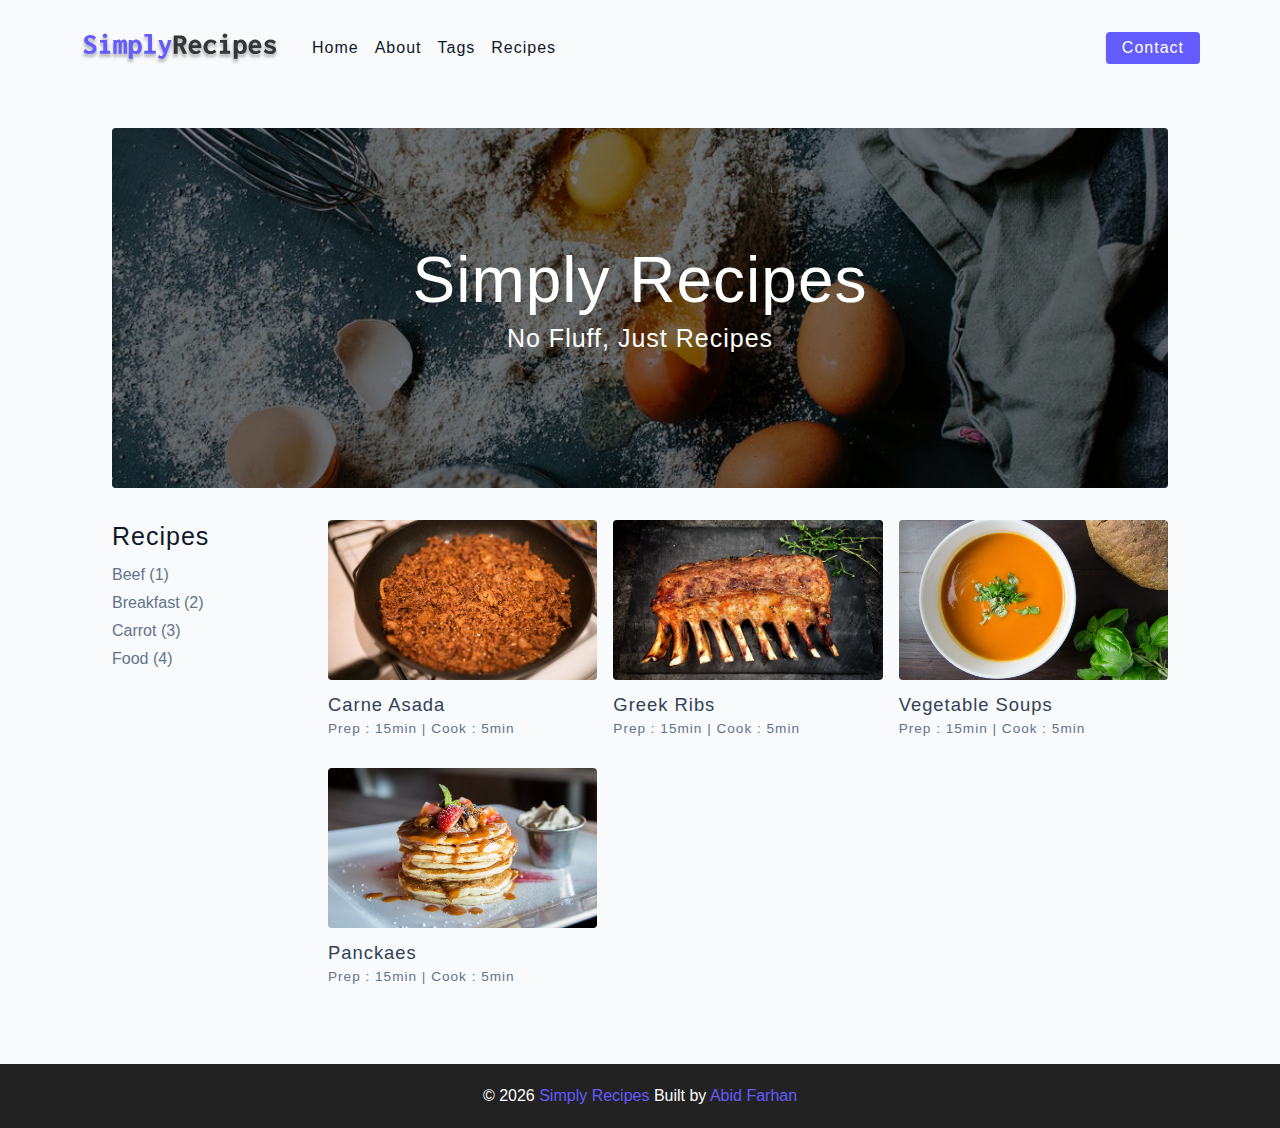
<file: index.html>
<!DOCTYPE html>
<html lang="en">

<head>
  <meta charset="UTF-8" />
  <meta http-equiv="X-UA-Compatible" content="IE=edge" />
  <meta name="viewport" content="width=device-width, initial-scale=1.0" />
  <title>Simply Recipes || Starter</title>
  <!-- favicon -->
  <link rel="shortcut icon" href="./assets/favicon.ico" type="image/x-icon" />
  <!-- normalize -->
  <link rel="stylesheet" href="./css/normalize.css" />
  <!-- font-awesome -->
  <link rel="stylesheet" href="https://cdnjs.cloudflare.com/ajax/libs/font-awesome/5.14.0/css/all.min.css" />
  <!-- main css -->
  <link rel="stylesheet" href="./css/main.css" />
</head>

<body>
  <!-- Navbar -->
  <nav class="navbar">
    <div class="nav-center">
      <!-- header -->

      <div class="nav-header">
        <a href="index.html" class="nav-logo">
          <img src="./assets/logo.svg" alt="Simply Recipes">

        </a>
        <button class="btn nav-btn" type="button">
          <i class="fas fa-align-justify">
          </i>
        </button>
      </div>
      <div class="nav-links">
        <a href="index.html" class="nav-link">Home</a>
        <a href="about.html" class="nav-link">About</a>
        <a href="tags.html" class="nav-link">Tags</a>
        <a href="recipes.html" class="nav-link">Recipes</a>
        <div class="nav-link contact-link">
          <a href="contact.html" class="btn">Contact</a>
        </div>

      </div>
    </div>
  </nav>
  <!-- end of nav -->

  <!-- main -->

  <main class="page">
    <!-- header -->

    <header class="hero">
      <div class="hero-container">
        <div class="hero-text">
          <h1>Simply Recipes</h1>
          <h4>No fluff, just Recipes</h4>
        </div>
      </div>
    </header>
    <!-- end of header -->
    <!-- recipes container -->

    <section class="recipes-container">

      <!-- tag container -->
      <div class="tags-container">

        <h4>Recipes</h4>
        <div class="tags-list">
          <a href="tag-template.html">Beef (1)</a>
          <a href="tag-template.html">Breakfast (2)</a>
          <a href="tag-template.html">Carrot (3)</a>
          <a href="tag-template.html">Food (4)</a>
        </div>
      </div>


      <!-- end of tag container -->

      <!-- recipes list -->
      <div class="recipes-list">
        <!-- Single Recipe -->
        <a href="single-recipe.html" class="recipe">

          <img src="./assets/recipes/recipe-1.jpeg" alt="Food" class="img recipe-img" srcset="">
          <h5>Carne Asada</h5>
          <p>Prep : 15min | Cook : 5min</p>
        </a>

        <!-- End of Single Recipe -->

        <!-- Single Recipe -->
        <a href="single-recipe.html" class="recipe">

          <img src="./assets/recipes/recipe-2.jpeg" alt="Food" class="img recipe-img" srcset="">
          <h5>Greek Ribs</h5>
          <p>Prep : 15min | Cook : 5min</p>
        </a>

        <!-- End of Single Recipe -->


        <!-- Single Recipe -->
        <a href="single-recipe.html" class="recipe">

          <img src="./assets/recipes/recipe-3.jpeg" alt="Food" class="img recipe-img" srcset="">
          <h5>Vegetable Soups</h5>
          <p>Prep : 15min | Cook : 5min</p>
        </a>

        <!-- End of Single Recipe -->



        <!-- Single Recipe -->
        <a href="single-recipe.html" class="recipe">

          <img src="./assets/recipes/recipe-4.jpeg" alt="Food" class="img recipe-img" srcset="">
          <h5>Panckaes</h5>
          <p>Prep : 15min | Cook : 5min</p>
        </a>

        <!-- End of Single Recipe -->





      </div>

      <!-- end of recipes list -->
    </section>




    <!-- end of recipes container -->

  </main>
  <!-- end of main -->
  <!-- footer -->
  <footer class="page-footer">

    <p>&copy;
      <span id="date">
      </span>
      <span class="footer-logo">
        Simply Recipes
      </span>
      Built by <a href="https://github.com/abidfarhan558">Abid Farhan</a>
    </p>
  </footer>
  <!-- end of footer -->

  <script src="./js/app.js"></script>
</body>

</html>
</file>
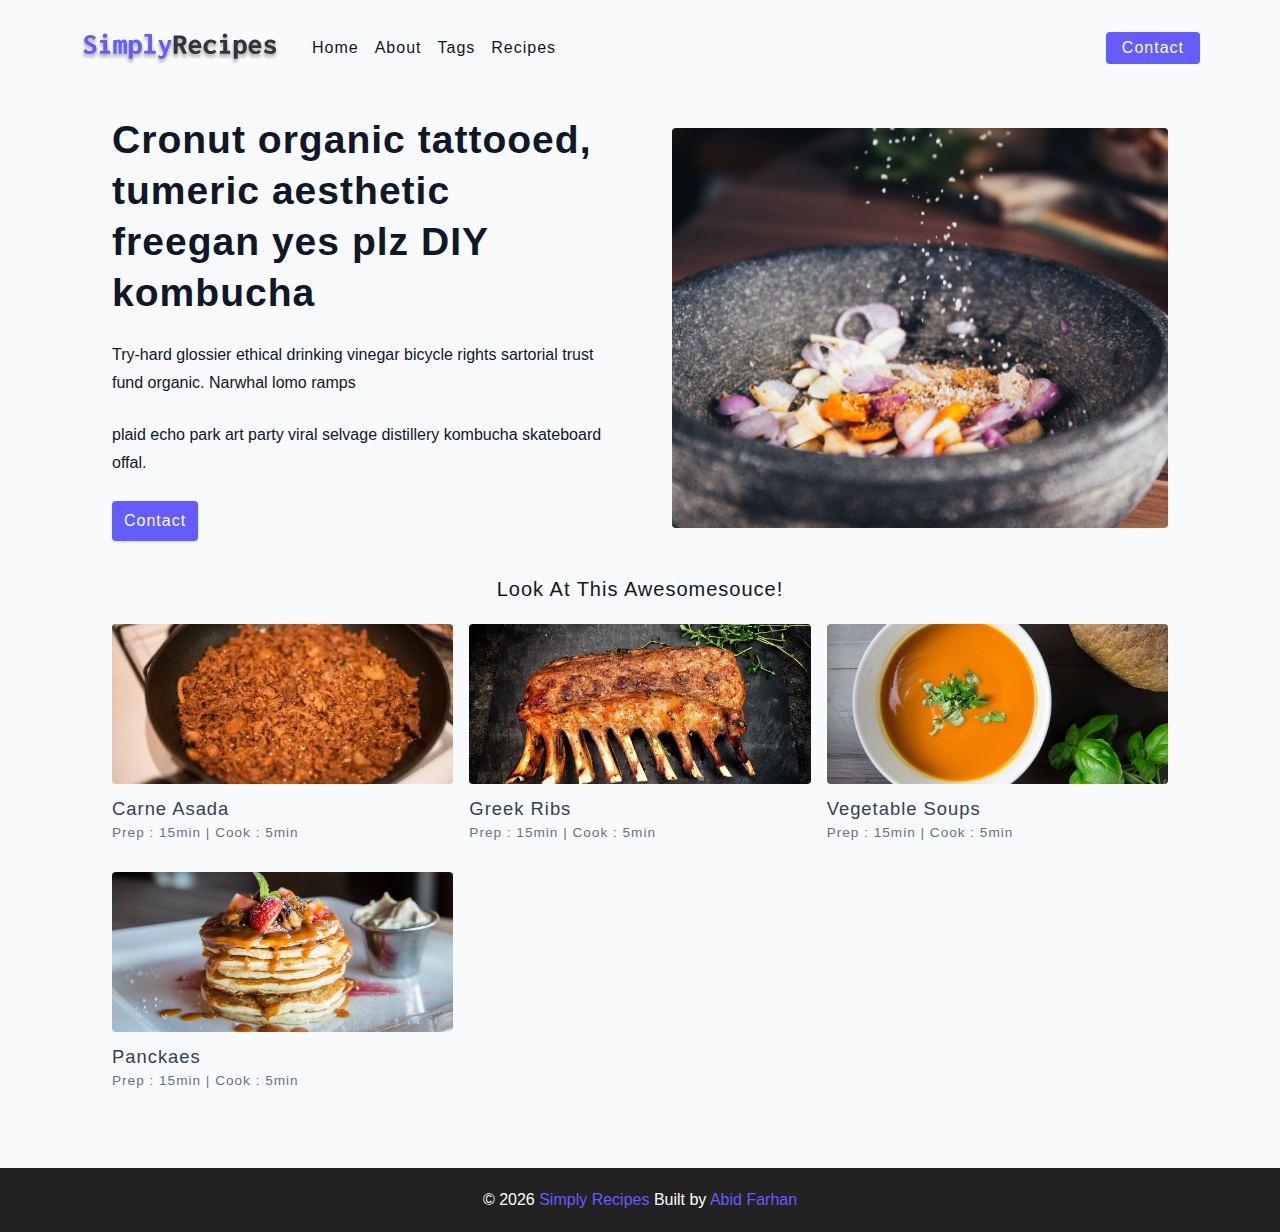
<file: about.html>
<!DOCTYPE html>
<html lang="en">

<head>
  <meta charset="UTF-8" />
  <meta http-equiv="X-UA-Compatible" content="IE=edge" />
  <meta name="viewport" content="width=device-width, initial-scale=1.0" />
  <title>Simply Recipes || Starter</title>
  <!-- favicon -->
  <link rel="shortcut icon" href="./assets/favicon.ico" type="image/x-icon" />
  <!-- normalize -->
  <link rel="stylesheet" href="./css/normalize.css" />
  <!-- font-awesome -->
  <link rel="stylesheet" href="https://cdnjs.cloudflare.com/ajax/libs/font-awesome/5.14.0/css/all.min.css" />
  <!-- main css -->
  <link rel="stylesheet" href="./css/main.css" />
</head>

<body>
  <!-- Navbar -->
  <nav class="navbar">
    <div class="nav-center">
      <!-- header -->

      <div class="nav-header">
        <a href="index.html" class="nav-logo">
          <img src="./assets/logo.svg" alt="Simply Recipes">

        </a>
        <button class="btn nav-btn" type="button">
          <i class="fas fa-align-justify">
          </i>
        </button>
      </div>
      <div class="nav-links">
        <a href="index.html" class="nav-link">Home</a>
        <a href="about.html" class="nav-link">About</a>
        <a href="tags.html" class="nav-link">Tags</a>
        <a href="recipes.html" class="nav-link">Recipes</a>
        <div class="nav-link contact-link">
          <a href="contact.html" class="btn">Contact</a>
        </div>

      </div>
    </div>
  </nav>
  <!-- end of nav -->

  <!-- main -->

  <main class="page">
    <section class="about-page">
      <article>
        <h2>
          Cronut organic tattooed, tumeric aesthetic freegan yes plz DIY kombucha
        </h2>
        <p>
          Try-hard glossier ethical drinking vinegar bicycle rights sartorial trust fund organic. Narwhal lomo ramps
        </p>
        <p>plaid echo park art party viral selvage distillery kombucha skateboard offal.</p>
        <a href="contact.html" class="btn">Contact</a>
      </article>
      <img src="./assets/about.jpeg" alt="Pouring Salt" class="img about-img">
    </section>
    <section class="featured-recipes">
      <h5 class="featured-title">
        Look at this Awesomesouce!
      </h5>
       <!-- recipes list -->
       <div class="recipes-list">
        <!-- Single Recipe -->
        <a href="single-recipe.html" class="recipe">

          <img src="./assets/recipes/recipe-1.jpeg" alt="Food" class="img recipe-img" srcset="">
          <h5>Carne Asada</h5>
          <p>Prep : 15min | Cook : 5min</p>
        </a>

        <!-- End of Single Recipe -->

        <!-- Single Recipe -->
        <a href="single-recipe.html" class="recipe">

          <img src="./assets/recipes/recipe-2.jpeg" alt="Food" class="img recipe-img" srcset="">
          <h5>Greek Ribs</h5>
          <p>Prep : 15min | Cook : 5min</p>
        </a>

        <!-- End of Single Recipe -->


        <!-- Single Recipe -->
        <a href="single-recipe.html" class="recipe">

          <img src="./assets/recipes/recipe-3.jpeg" alt="Food" class="img recipe-img" srcset="">
          <h5>Vegetable Soups</h5>
          <p>Prep : 15min | Cook : 5min</p>
        </a>

        <!-- End of Single Recipe -->



        <!-- Single Recipe -->
        <a href="single-recipe.html" class="recipe">

          <img src="./assets/recipes/recipe-4.jpeg" alt="Food" class="img recipe-img" srcset="">
          <h5>Panckaes</h5>
          <p>Prep : 15min | Cook : 5min</p>
        </a>

        <!-- End of Single Recipe -->





      </div>

      <!-- end of recipes list -->
    </section>
    </section>
  </main>
  <!-- end of main -->
  <!-- footer -->
  <footer class="page-footer">

    <p>&copy;
      <span id="date">
      </span>
      <span class="footer-logo">
        Simply Recipes
      </span>
      Built by <a href="https://github.com/abidfarhan558">Abid Farhan</a>
    </p>
  </footer>
  <!-- end of footer -->

  <script src="./js/app.js"></script>
</body>

</html>
</file>
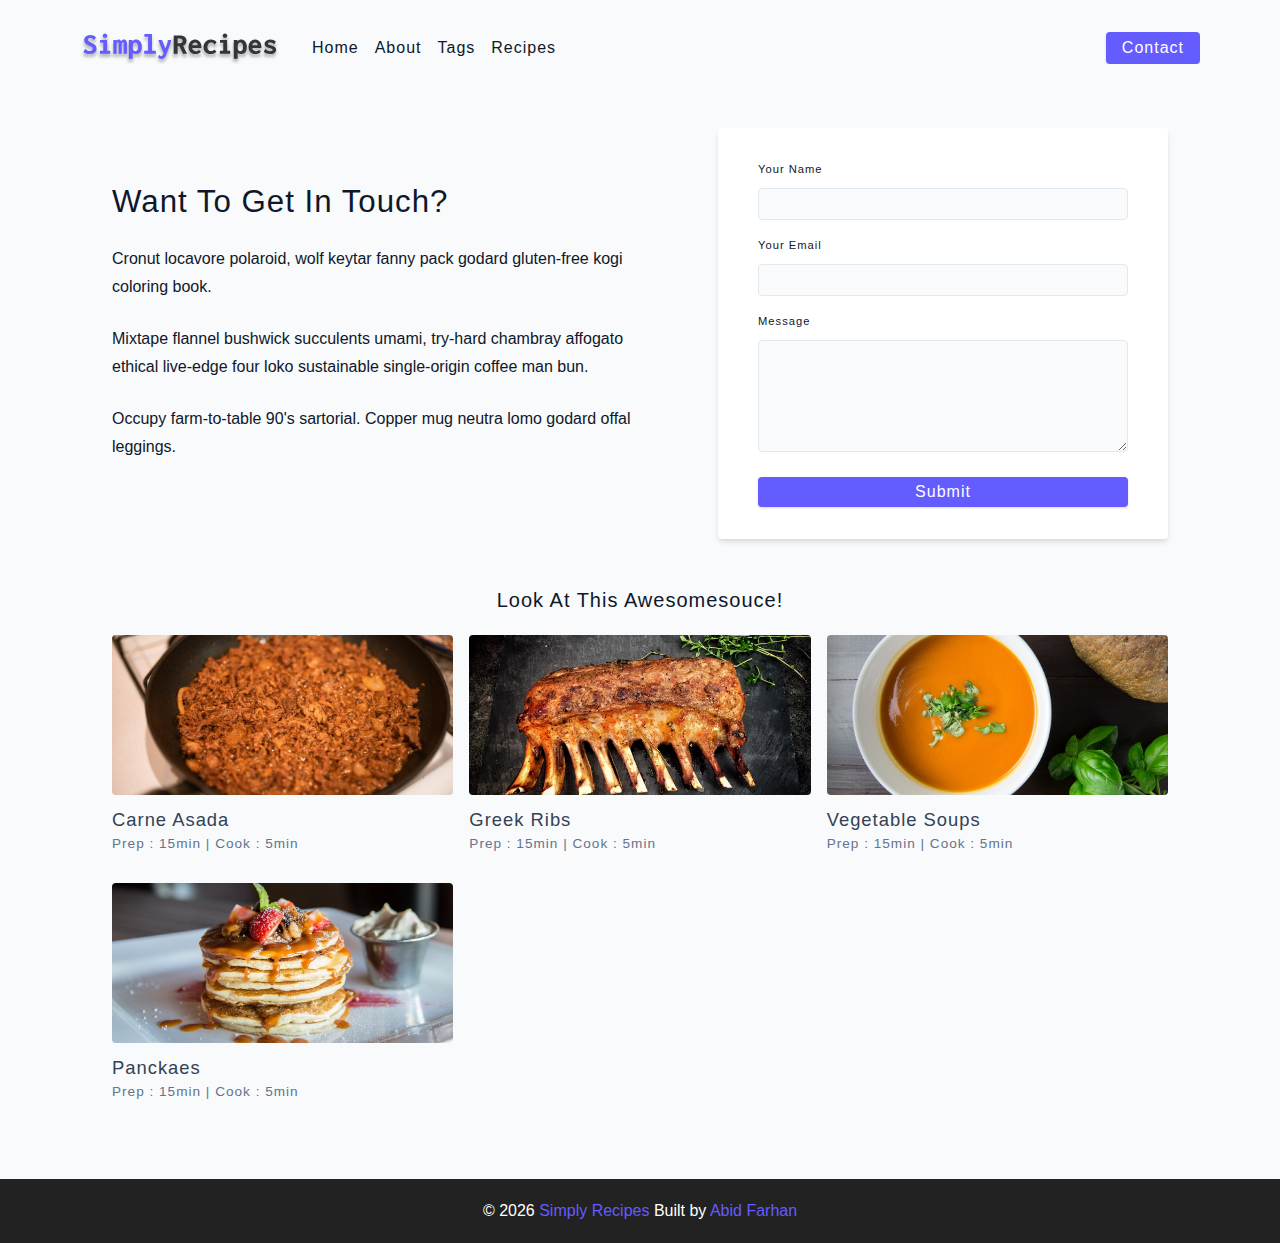
<file: contact.html>
<!DOCTYPE html>
<html lang="en">

<head>
  <meta charset="UTF-8" />
  <meta http-equiv="X-UA-Compatible" content="IE=edge" />
  <meta name="viewport" content="width=device-width, initial-scale=1.0" />
  <title>Simply Recipes || Starter</title>
  <!-- favicon -->
  <link rel="shortcut icon" href="./assets/favicon.ico" type="image/x-icon" />
  <!-- normalize -->
  <link rel="stylesheet" href="./css/normalize.css" />
  <!-- font-awesome -->
  <link rel="stylesheet" href="https://cdnjs.cloudflare.com/ajax/libs/font-awesome/5.14.0/css/all.min.css" />
  <!-- main css -->
  <link rel="stylesheet" href="./css/main.css" />
</head>

<body>
  <!-- Navbar -->
  <nav class="navbar">
    <div class="nav-center">
      <!-- header -->

      <div class="nav-header">
        <a href="index.html" class="nav-logo">
          <img src="./assets/logo.svg" alt="Simply Recipes">

        </a>
        <button class="btn nav-btn" type="button">
          <i class="fas fa-align-justify">
          </i>
        </button>
      </div>
      <div class="nav-links">
        <a href="index.html" class="nav-link">Home</a>
        <a href="about.html" class="nav-link">About</a>
        <a href="tags.html" class="nav-link">Tags</a>
        <a href="recipes.html" class="nav-link">Recipes</a>
        <div class="nav-link contact-link">
          <a href="contact.html" class="btn">Contact</a>
        </div>

      </div>
    </div>
  </nav>
  <!-- end of nav -->

  <!-- main -->

  <main class="page">
   <section class="contact-container">
    <article class="contact-info">
      <h3>
        Want to get in Touch?
      </h3>
      <p>
        Cronut locavore polaroid, wolf keytar fanny pack godard gluten-free kogi coloring book.
      </p>
      <p>Mixtape flannel bushwick succulents umami, try-hard chambray affogato ethical live-edge four loko sustainable single-origin coffee man bun.</p>
      <p>
        Occupy farm-to-table 90's sartorial. Copper mug neutra lomo godard offal leggings.
      </p>
    </article>
    <article>
      <form class="form contact-form">
        <!-- single form row -->
        <div class="form-row">
          <label for="name" class="form-label">Your Name</label>
          <input type="text" name="name" id="name" class="form-input">
        </div>
        <!-- end of single form row -->
         <!-- single form row -->
         <div class="form-row">
          <label for="email" class="form-label">Your email</label>
          <input type="text" name="email" id="email" class="form-input">
        </div>
        <!-- end of single form row -->
        <div class="form-row">
          <label for="message" class="form-label">Message</label>
          <textarea name="message" id="message"  rows="10" class="form-textarea"></textarea>
        </div>
        <button type="submit" class="btn btn-block">
          Submit
        </button>
      </form>
    </article>

   </section>
   <section class="featured-recipes">
    <h5 class="featured-title">
      Look at this Awesomesouce!
    </h5>
     <!-- recipes list -->
     <div class="recipes-list">
      <!-- Single Recipe -->
      <a href="single-recipe.html" class="recipe">

        <img src="./assets/recipes/recipe-1.jpeg" alt="Food" class="img recipe-img" srcset="">
        <h5>Carne Asada</h5>
        <p>Prep : 15min | Cook : 5min</p>
      </a>

      <!-- End of Single Recipe -->

      <!-- Single Recipe -->
      <a href="single-recipe.html" class="recipe">

        <img src="./assets/recipes/recipe-2.jpeg" alt="Food" class="img recipe-img" srcset="">
        <h5>Greek Ribs</h5>
        <p>Prep : 15min | Cook : 5min</p>
      </a>

      <!-- End of Single Recipe -->


      <!-- Single Recipe -->
      <a href="single-recipe.html" class="recipe">

        <img src="./assets/recipes/recipe-3.jpeg" alt="Food" class="img recipe-img" srcset="">
        <h5>Vegetable Soups</h5>
        <p>Prep : 15min | Cook : 5min</p>
      </a>

      <!-- End of Single Recipe -->



      <!-- Single Recipe -->
      <a href="single-recipe.html" class="recipe">

        <img src="./assets/recipes/recipe-4.jpeg" alt="Food" class="img recipe-img" srcset="">
        <h5>Panckaes</h5>
        <p>Prep : 15min | Cook : 5min</p>
      </a>

      <!-- End of Single Recipe -->





    </div>

    <!-- end of recipes list -->
  </section>
  </main>
  <!-- end of main -->
  <!-- footer -->
  <footer class="page-footer">

    <p>&copy;
      <span id="date">
      </span>
      <span class="footer-logo">
        Simply Recipes
      </span>
      Built by <a href="https://github.com/abidfarhan558">Abid Farhan</a>
    </p>
  </footer>
  <!-- end of footer -->

  <script src="./js/app.js"></script>
</body>

</html>
</file>
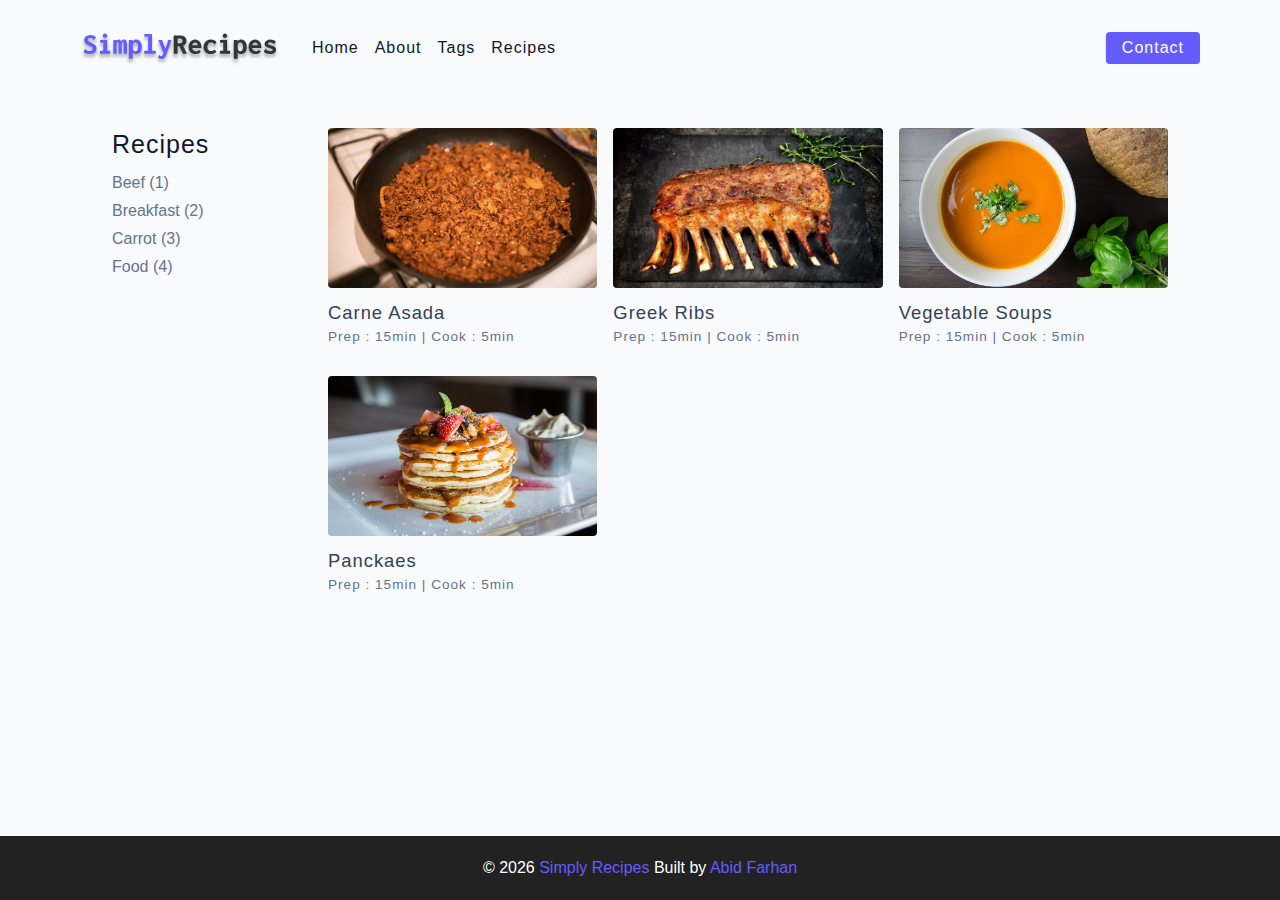
<file: recipes.html>
<!DOCTYPE html>
<html lang="en">

<head>
  <meta charset="UTF-8" />
  <meta http-equiv="X-UA-Compatible" content="IE=edge" />
  <meta name="viewport" content="width=device-width, initial-scale=1.0" />
  <title>Simply Recipes || Starter</title>
  <!-- favicon -->
  <link rel="shortcut icon" href="./assets/favicon.ico" type="image/x-icon" />
  <!-- normalize -->
  <link rel="stylesheet" href="./css/normalize.css" />
  <!-- font-awesome -->
  <link rel="stylesheet" href="https://cdnjs.cloudflare.com/ajax/libs/font-awesome/5.14.0/css/all.min.css" />
  <!-- main css -->
  <link rel="stylesheet" href="./css/main.css" />
</head>

<body>
  <!-- Navbar -->
  <nav class="navbar">
    <div class="nav-center">
      <!-- header -->

      <div class="nav-header">
        <a href="index.html" class="nav-logo">
          <img src="./assets/logo.svg" alt="Simply Recipes">

        </a>
        <button class="btn nav-btn" type="button">
          <i class="fas fa-align-justify">
          </i>
        </button>
      </div>
      <div class="nav-links">
        <a href="index.html" class="nav-link">Home</a>
        <a href="about.html" class="nav-link">About</a>
        <a href="tags.html" class="nav-link">Tags</a>
        <a href="recipes.html" class="nav-link">Recipes</a>
        <div class="nav-link contact-link">
          <a href="contact.html" class="btn">Contact</a>
        </div>

      </div>
    </div>
  </nav>
  <!-- end of nav -->

  <!-- main -->

  <main class="page">
    <!-- recipes container -->

    <section class="recipes-container">

      <!-- tag container -->
      <div class="tags-container">

        <h4>Recipes</h4>
        <div class="tags-list">
          <a href="tag-template.html">Beef (1)</a>
          <a href="tag-template.html">Breakfast (2)</a>
          <a href="tag-template.html">Carrot (3)</a>
          <a href="tag-template.html">Food (4)</a>
        </div>
      </div>


      <!-- end of tag container -->

      <!-- recipes list -->
      <div class="recipes-list">
        <!-- Single Recipe -->
        <a href="single-recipe.html" class="recipe">

          <img src="./assets/recipes/recipe-1.jpeg" alt="Food" class="img recipe-img" srcset="">
          <h5>Carne Asada</h5>
          <p>Prep : 15min | Cook : 5min</p>
        </a>

        <!-- End of Single Recipe -->

        <!-- Single Recipe -->
        <a href="single-recipe.html" class="recipe">

          <img src="./assets/recipes/recipe-2.jpeg" alt="Food" class="img recipe-img" srcset="">
          <h5>Greek Ribs</h5>
          <p>Prep : 15min | Cook : 5min</p>
        </a>

        <!-- End of Single Recipe -->


        <!-- Single Recipe -->
        <a href="single-recipe.html" class="recipe">

          <img src="./assets/recipes/recipe-3.jpeg" alt="Food" class="img recipe-img" srcset="">
          <h5>Vegetable Soups</h5>
          <p>Prep : 15min | Cook : 5min</p>
        </a>

        <!-- End of Single Recipe -->



        <!-- Single Recipe -->
        <a href="single-recipe.html" class="recipe">

          <img src="./assets/recipes/recipe-4.jpeg" alt="Food" class="img recipe-img" srcset="">
          <h5>Panckaes</h5>
          <p>Prep : 15min | Cook : 5min</p>
        </a>

        <!-- End of Single Recipe -->





      </div>

      <!-- end of recipes list -->
    </section>




    <!-- end of recipes container -->

  </main>
  <!-- end of main -->
  <!-- footer -->
  <footer class="page-footer">

    <p>&copy;
      <span id="date">
      </span>
      <span class="footer-logo">
        Simply Recipes
      </span>
      Built by <a href="https://github.com/abidfarhan558">Abid Farhan</a>
    </p>
  </footer>
  <!-- end of footer -->

  <script src="./js/app.js"></script>
</body>

</html>
</file>
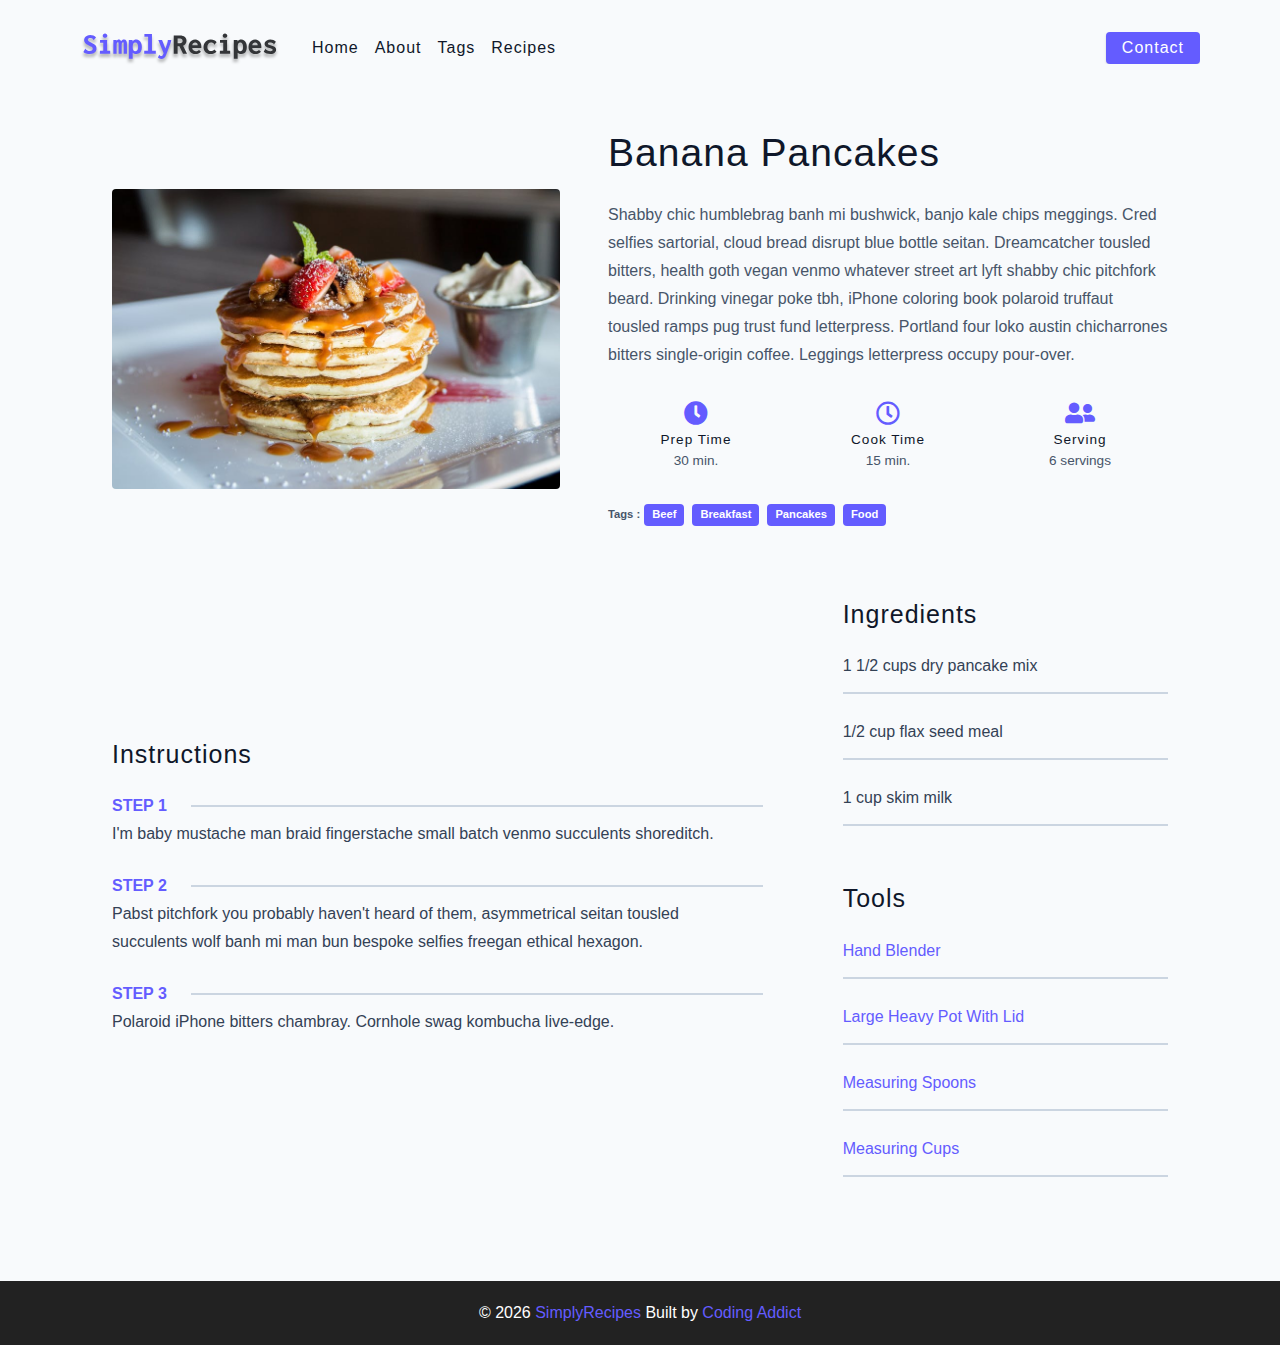
<file: single-recipe.html>
<!DOCTYPE html>
<html lang="en">
  <head>
    <meta charset="UTF-8" />
    <meta http-equiv="X-UA-Compatible" content="IE=edge" />
    <meta name="viewport" content="width=device-width, initial-scale=1.0" />
    <title>Single Recipe || Final</title>
    <!-- favicon -->
    <link rel="shortcut icon" href="./assets/favicon.ico" type="image/x-icon" />
    <!-- normalize -->
    <link rel="stylesheet" href="./css/normalize.css" />
    <!-- font-awesome -->
    <link
      rel="stylesheet"
      href="https://cdnjs.cloudflare.com/ajax/libs/font-awesome/5.14.0/css/all.min.css"
    />
    <!-- main css -->
    <link rel="stylesheet" href="./css/main.css" />
  </head>
  <body>
    <!-- nav  -->
    <nav class="navbar">
      <div class="nav-center">
        <div class="nav-header">
          <a href="index.html" class="nav-logo">
            <img src="./assets/logo.svg" alt="simply recipes" />
          </a>
          <button class="nav-btn btn">
            <i class="fas fa-align-justify"></i>
          </button>
        </div>
        <div class="nav-links">
          <a href="index.html" class="nav-link"> home </a>
          <a href="about.html" class="nav-link"> about </a>
          <a href="tags.html" class="nav-link"> tags </a>
          <a href="recipes.html" class="nav-link"> recipes </a>

          <div class="nav-link contact-link">
            <a href="contact.html" class="btn"> contact </a>
          </div>
        </div>
      </div>
    </nav>
    <!-- end of nav -->
    <main class="page">
      <div class="recipe-page">
        <section class="recipe-hero">
          <img
            src="./assets/recipes/recipe-4.jpeg"
            class="img recipe-hero-img"
          />
          <article class="recipe-info">
            <h2>Banana Pancakes</h2>
            <p>
              Shabby chic humblebrag banh mi bushwick, banjo kale chips
              meggings. Cred selfies sartorial, cloud bread disrupt blue bottle
              seitan. Dreamcatcher tousled bitters, health goth vegan venmo
              whatever street art lyft shabby chic pitchfork beard. Drinking
              vinegar poke tbh, iPhone coloring book polaroid truffaut tousled
              ramps pug trust fund letterpress. Portland four loko austin
              chicharrones bitters single-origin coffee. Leggings letterpress
              occupy pour-over.
            </p>
            <div class="recipe-icons">
              <article>
                <i class="fas fa-clock"></i>
                <h5>prep time</h5>
                <p>30 min.</p>
              </article>
              <article>
                <i class="far fa-clock"></i>
                <h5>cook time</h5>
                <p>15 min.</p>
              </article>
              <article>
                <i class="fas fa-user-friends"></i>
                <h5>serving</h5>
                <p>6 servings</p>
              </article>
            </div>
            <p class="recipe-tags">
              Tags : <a href="tag-template.html">beef</a>
              <a href="tag-template.html">breakfast</a>
              <a href="tag-template.html">pancakes</a>
              <a href="tag-template.html">food</a>
            </p>
          </article>
        </section>
        <!-- content -->
        <section class="recipe-content">
          <article>
            <h4>instructions</h4>
            <!-- single instruction -->
            <div class="single-instruction">
              <header>
                <p>step 1</p>
                <div></div>
              </header>
              <p>
                I'm baby mustache man braid fingerstache small batch venmo
                succulents shoreditch.
              </p>
            </div>
            <!-- end of single instruction -->
            <!-- single instruction -->
            <div class="single-instruction">
              <header>
                <p>step 2</p>
                <div></div>
              </header>
              <p>
                Pabst pitchfork you probably haven't heard of them, asymmetrical
                seitan tousled succulents wolf banh mi man bun bespoke selfies
                freegan ethical hexagon.
              </p>
            </div>
            <!-- end of single instruction -->
            <!-- single instruction -->
            <div class="single-instruction">
              <header>
                <p>step 3</p>
                <div></div>
              </header>
              <p>
                Polaroid iPhone bitters chambray. Cornhole swag kombucha
                live-edge.
              </p>
            </div>
            <!-- end of single instruction -->
          </article>
          <article class="second-column">
            <div>
              <h4>ingredients</h4>
              <p class="single-ingredient">1 1/2 cups dry pancake mix</p>
              <p class="single-ingredient">1/2 cup flax seed meal</p>
              <p class="single-ingredient">1 cup skim milk</p>
            </div>
            <div>
              <h4>tools</h4>
              <p class="single-tool">Hand Blender</p>
              <p class="single-tool">Large Heavy Pot With Lid</p>
              <p class="single-tool">Measuring Spoons</p>
              <p class="single-tool">Measuring Cups</p>
            </div>
          </article>
        </section>
      </div>
    </main>
    <!-- footer -->
    <footer class="page-footer">
      <p>
        &copy; <span id="date"></span>
        <span class="footer-logo">SimplyRecipes</span> Built by
        <a href="https://www.johnsmilga.com/">Coding Addict</a>
      </p>
    </footer>
    <script src="./js/app.js"></script>
  </body>
</html>
</file>
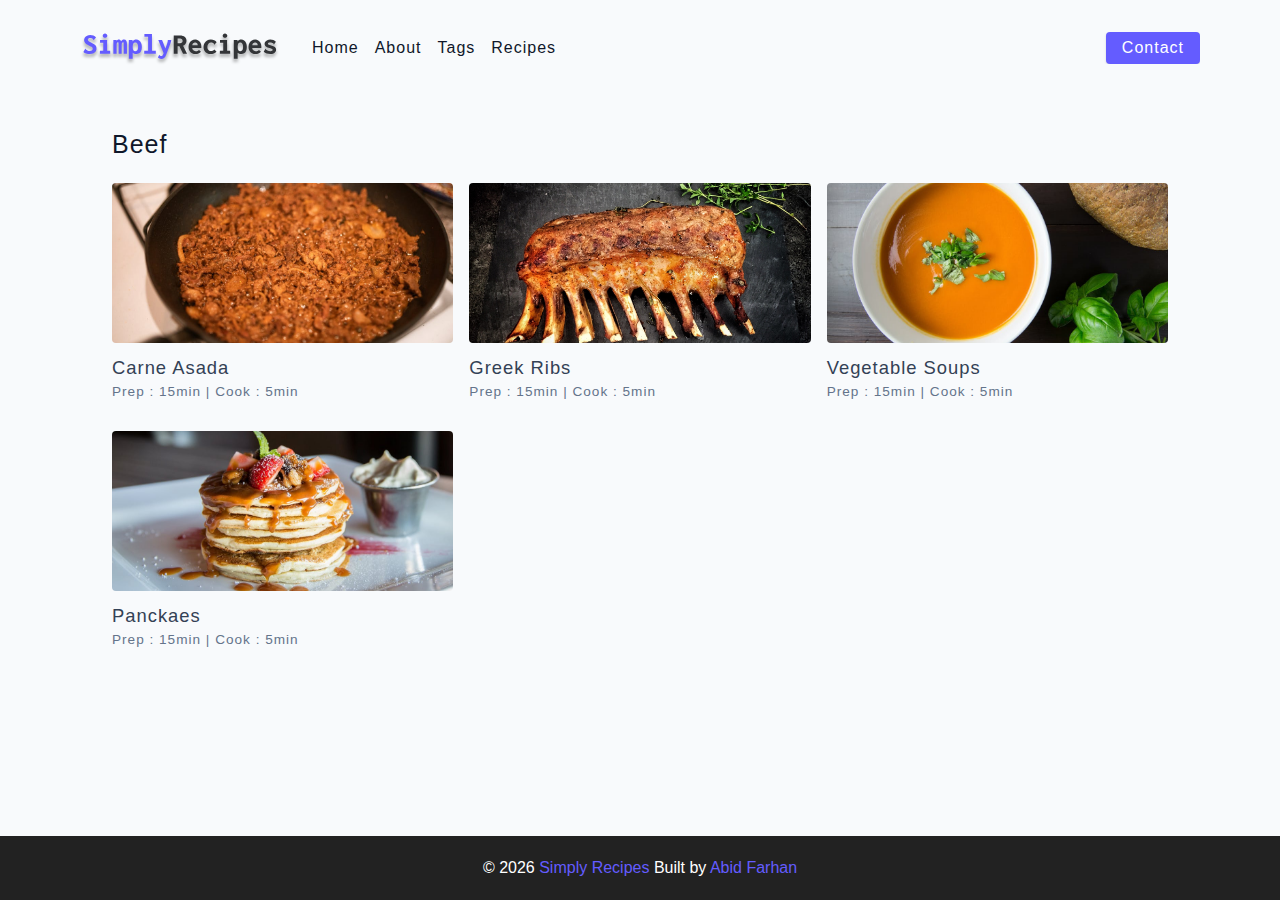
<file: tag-template.html>
<!DOCTYPE html>
<html lang="en">

<head>
  <meta charset="UTF-8" />
  <meta http-equiv="X-UA-Compatible" content="IE=edge" />
  <meta name="viewport" content="width=device-width, initial-scale=1.0" />
  <title>Simply Recipes || Starter</title>
  <!-- favicon -->
  <link rel="shortcut icon" href="./assets/favicon.ico" type="image/x-icon" />
  <!-- normalize -->
  <link rel="stylesheet" href="./css/normalize.css" />
  <!-- font-awesome -->
  <link rel="stylesheet" href="https://cdnjs.cloudflare.com/ajax/libs/font-awesome/5.14.0/css/all.min.css" />
  <!-- main css -->
  <link rel="stylesheet" href="./css/main.css" />
</head>

<body>
  <!-- Navbar -->
  <nav class="navbar">
    <div class="nav-center">
      <!-- header -->

      <div class="nav-header">
        <a href="index.html" class="nav-logo">
          <img src="./assets/logo.svg" alt="Simply Recipes">

        </a>
        <button class="btn nav-btn" type="button">
          <i class="fas fa-align-justify">
          </i>
        </button>
      </div>
      <div class="nav-links">
        <a href="index.html" class="nav-link">Home</a>
        <a href="about.html" class="nav-link">About</a>
        <a href="tags.html" class="nav-link">Tags</a>
        <a href="recipes.html" class="nav-link">Recipes</a>
        <div class="nav-link contact-link">
          <a href="contact.html" class="btn">Contact</a>
        </div>

      </div>
    </div>
  </nav>
  <!-- end of nav -->

  <!-- main -->

  <main class="page">
    <div>

      <h4>Beef</h4>
       <!-- recipes list -->
       <div class="recipes-list">
        <!-- Single Recipe -->
        <a href="single-recipe.html" class="recipe">

          <img src="./assets/recipes/recipe-1.jpeg" alt="Food" class="img recipe-img" srcset="">
          <h5>Carne Asada</h5>
          <p>Prep : 15min | Cook : 5min</p>
        </a>

        <!-- End of Single Recipe -->

        <!-- Single Recipe -->
        <a href="single-recipe.html" class="recipe">

          <img src="./assets/recipes/recipe-2.jpeg" alt="Food" class="img recipe-img" srcset="">
          <h5>Greek Ribs</h5>
          <p>Prep : 15min | Cook : 5min</p>
        </a>

        <!-- End of Single Recipe -->


        <!-- Single Recipe -->
        <a href="single-recipe.html" class="recipe">

          <img src="./assets/recipes/recipe-3.jpeg" alt="Food" class="img recipe-img" srcset="">
          <h5>Vegetable Soups</h5>
          <p>Prep : 15min | Cook : 5min</p>
        </a>

        <!-- End of Single Recipe -->



        <!-- Single Recipe -->
        <a href="single-recipe.html" class="recipe">

          <img src="./assets/recipes/recipe-4.jpeg" alt="Food" class="img recipe-img" srcset="">
          <h5>Panckaes</h5>
          <p>Prep : 15min | Cook : 5min</p>
        </a>

        <!-- End of Single Recipe -->





      </div>

      <!-- end of recipes list -->
    </section>
    </div>
  </main>
  <!-- end of main -->
  <!-- footer -->
  <footer class="page-footer">

    <p>&copy;
      <span id="date">
      </span>
      <span class="footer-logo">
        Simply Recipes
      </span>
      Built by <a href="https://github.com/abidfarhan558">Abid Farhan</a>
    </p>
  </footer>
  <!-- end of footer -->

  <script src="./js/app.js"></script>
</body>

</html>
</file>
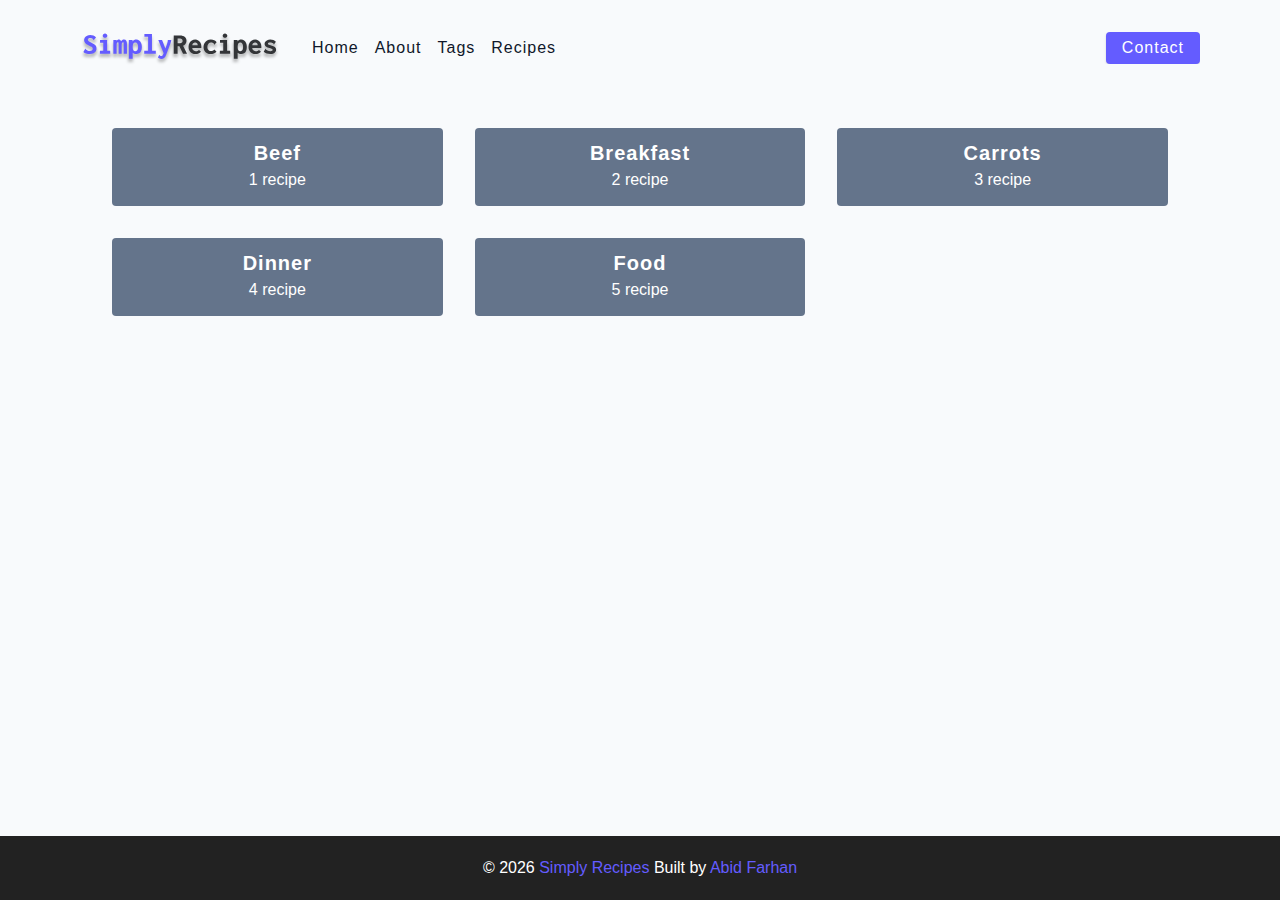
<file: tags.html>
<!DOCTYPE html>
<html lang="en">

<head>
  <meta charset="UTF-8" />
  <meta http-equiv="X-UA-Compatible" content="IE=edge" />
  <meta name="viewport" content="width=device-width, initial-scale=1.0" />
  <title>Simply Recipes || Starter</title>
  <!-- favicon -->
  <link rel="shortcut icon" href="./assets/favicon.ico" type="image/x-icon" />
  <!-- normalize -->
  <link rel="stylesheet" href="./css/normalize.css" />
  <!-- font-awesome -->
  <link rel="stylesheet" href="https://cdnjs.cloudflare.com/ajax/libs/font-awesome/5.14.0/css/all.min.css" />
  <!-- main css -->
  <link rel="stylesheet" href="./css/main.css" />
</head>

<body>
  <!-- Navbar -->
  <nav class="navbar">
    <div class="nav-center">
      <!-- header -->

      <div class="nav-header">
        <a href="index.html" class="nav-logo">
          <img src="./assets/logo.svg" alt="Simply Recipes">

        </a>
        <button class="btn nav-btn" type="button">
          <i class="fas fa-align-justify">
          </i>
        </button>
      </div>
      <div class="nav-links">
        <a href="index.html" class="nav-link">Home</a>
        <a href="about.html" class="nav-link">About</a>
        <a href="tags.html" class="nav-link">Tags</a>
        <a href="recipes.html" class="nav-link">Recipes</a>
        <div class="nav-link contact-link">
          <a href="contact.html" class="btn">Contact</a>
        </div>

      </div>
    </div>
  </nav>
  <!-- end of nav -->

  <!-- main -->

  <main class="page">
    <section class="tags-wrapper">

      <!-- Single tag -->
      <a href="./tag-template.html" class="tag">
        <h5>Beef</h5>
        <p>1 recipe</p>
      </a>

      <!-- end of Single tag -->
      <!-- Single tag -->
      <a href="./tag-template.html" class="tag">
        <h5>Breakfast</h5>
        <p>2 recipe</p>
      </a>

      <!-- end of Single tag -->
      <!-- Single tag -->
      <a href="./tag-template.html" class="tag">
        <h5>Carrots</h5>
        <p>3 recipe</p>
      </a>

      <!-- end of Single tag -->
      <!-- Single tag -->
      <a href="./tag-template.html" class="tag">
        <h5>Dinner</h5>
        <p>4 recipe</p>
      </a>

      <!-- end of Single tag -->
      <!-- Single tag -->
      <a href="./tag-template.html" class="tag">
        <h5>Food</h5>
        <p>5 recipe</p>
      </a>

      <!-- end of Single tag -->
    </section>




  </main>
  <!-- end of main -->
  <!-- footer -->
  <footer class="page-footer">

    <p>&copy;
      <span id="date">
      </span>
      <span class="footer-logo">
        Simply Recipes
      </span>
      Built by <a href="https://github.com/abidfarhan558">Abid Farhan</a>
    </p>
  </footer>
  <!-- end of footer -->

  <script src="./js/app.js"></script>
</body>

</html>
</file>
<file: css/main.css>
*,
::after,
::before {
  box-sizing: border-box;
}
/* fonts */

@import url("https://fonts.googleapis.com/css2?family=Roboto:wght@400;500;600&family=Montserrat&display=swap");
html {
  font-size: 100%;
} /*16px*/

:root {
  /* colors */
  --primary-100: #e2e0ff;
  --primary-200: #c1beff;
  --primary-300: #a29dff;
  --primary-400: #837dff;
  --primary-500: #645cff;
  --primary-600: #504acc;
  --primary-700: #3c3799;
  --primary-800: #282566;
  --primary-900: #141233;

  /* grey */
  --grey-50: #f8fafc;
  --grey-100: #f1f5f9;
  --grey-200: #e2e8f0;
  --grey-300: #cbd5e1;
  --grey-400: #94a3b8;
  --grey-500: #64748b;
  --grey-600: #475569;
  --grey-700: #334155;
  --grey-800: #1e293b;
  --grey-900: #0f172a;
  /* rest of the colors */
  --black: #222;
  --white: #fff;
  --red-light: #f8d7da;
  --red-dark: #842029;
  --green-light: #d1e7dd;
  --green-dark: #0f5132;

  /* fonts  */
  --headingFont: "Roboto", sans-serif;
  --bodyFont: "Nunito", sans-serif;
  --smallText: 0.7em;
  /* rest of the vars */
  --backgroundColor: var(--grey-50);
  --textColor: var(--grey-900);
  --borderRadius: 0.25rem;
  --letterSpacing: 1px;
  --transition: 0.3s ease-in-out all;
  --max-width: 1120px;
  --fixed-width: 600px;

  /* box shadow*/
  --shadow-1: 0 1px 3px 0 rgba(0, 0, 0, 0.1), 0 1px 2px 0 rgba(0, 0, 0, 0.06);
  --shadow-2: 0 4px 6px -1px rgba(0, 0, 0, 0.1),
    0 2px 4px -1px rgba(0, 0, 0, 0.06);
  --shadow-3: 0 10px 15px -3px rgba(0, 0, 0, 0.1),
    0 4px 6px -2px rgba(0, 0, 0, 0.05);
  --shadow-4: 0 20px 25px -5px rgba(0, 0, 0, 0.1),
    0 10px 10px -5px rgba(0, 0, 0, 0.04);
}

body {
  background: var(--backgroundColor);
  font-family: var(--bodyFont);
  font-weight: 400;
  line-height: 1.75;
  color: var(--textColor);
}

p {
  margin-top: 0;
  margin-bottom: 1.5rem;
  max-width: 40em;
}

h1,
h2,
h3,
h4,
h5 {
  margin: 0;
  margin-bottom: 1.38rem;
  font-family: var(--headingFont);
  font-weight: 400;
  line-height: 1.3;
  text-transform: capitalize;
  letter-spacing: var(--letterSpacing);
}

h1 {
  margin-top: 0;
  font-size: 3.052rem;
}

h2 {
  font-size: 2.441rem;
}

h3 {
  font-size: 1.953rem;
}

h4 {
  font-size: 1.563rem;
}

h5 {
  font-size: 1.25rem;
}

small,
.text-small {
  font-size: var(--smallText);
}

a {
  text-decoration: none;
}
ul {
  list-style-type: none;
  padding: 0;
}

.img {
  width: 100%;
  display: block;
  object-fit: cover;
}
/* buttons */

.btn {
  cursor: pointer;
  color: var(--white);
  background: var(--primary-500);
  border: transparent;
  border-radius: var(--borderRadius);
  letter-spacing: var(--letterSpacing);
  padding: 0.375rem 0.75rem;
  box-shadow: var(--shadow-1);
  transition: var(--transition);
  text-transform: capitalize;
  display: inline-block;
}
.btn:hover {
  background: var(--primary-700);
  box-shadow: var(--shadow-3);
}
.btn-hipster {
  color: var(--primary-500);
  background: var(--primary-200);
}
.btn-hipster:hover {
  color: var(--primary-200);
  background: var(--primary-700);
}
.btn-block {
  width: 100%;
}

/* alerts */
.alert {
  padding: 0.375rem 0.75rem;
  margin-bottom: 1rem;
  border-color: transparent;
  border-radius: var(--borderRadius);
}

.alert-danger {
  color: var(--red-dark);
  background: var(--red-light);
}
.alert-success {
  color: var(--green-dark);
  background: var(--green-light);
}
/* form */

.form {
  width: 90vw;
  max-width: var(--fixed-width);
  background: var(--white);
  border-radius: var(--borderRadius);
  box-shadow: var(--shadow-2);
  padding: 2rem 2.5rem;
  margin: 3rem auto;
}
.form-label {
  display: block;
  font-size: var(--smallText);
  margin-bottom: 0.5rem;
  text-transform: capitalize;
  letter-spacing: var(--letterSpacing);
}
.form-input,
.form-textarea {
  width: 100%;
  padding: 0.375rem 0.75rem;
  border-radius: var(--borderRadius);
  background: var(--backgroundColor);
  border: 1px solid var(--grey-200);
}

.form-row {
  margin-bottom: 1rem;
}

.form-textarea {
  height: 7rem;
}
::placeholder {
  font-family: inherit;
  color: var(--grey-400);
}
.form-alert {
  color: var(--red-dark);
  letter-spacing: var(--letterSpacing);
  text-transform: capitalize;
}
/* alert */

@keyframes spinner {
  to {
    transform: rotate(360deg);
  }
}

.loading {
  width: 6rem;
  height: 6rem;
  border: 5px solid var(--grey-400);
  border-radius: 50%;
  border-top-color: var(--primary-500);
  animation: spinner 0.6s linear infinite;
}
.loading {
  margin: 0 auto;
}
/* title */

.title {
  text-align: center;
}

.title-underline {
  background: var(--primary-500);
  width: 7rem;
  height: 0.25rem;
  margin: 0 auto;
  margin-top: -1rem;
}

/*
=============== 
Navbar
===============
*/

.navbar {
  display: flex;
  justify-content: center;
  align-items: center;
}
.nav-center {
  width: 90vw;
  max-width: var(--max-width);
}

.nav-header {
  height: 6rem;
  display: flex;
  justify-content: space-between;
  align-items: center;
}

.nav-logo {
  /* background: red; */
  display: flex;
  align-items: center;
}

.nav-header img {
  width: 200px;
}

.nav-btn {
  padding: 0.15rem 0.75rem;
}

.nav-btn i {
  font-size: 1.25rem;
}

.nav-links {
  display: flex;
  flex-direction: column;
  /* Todo */
  height: 0;
  overflow: hidden;

  transition: var(--transition);
}
.show-links {
  height: 310px;
}

.nav-link {
  display: block;
  text-align: center;
  text-transform: capitalize;
  color: var(--grey-900);
  letter-spacing: var(--letterSpacing);
  padding: 1rem 0;
  border-top: 1px solid var(--grey-500);
  transition: var(--transition);
}

.nav-links:hover {
  color: var(--primary-500);
}

.contact-link a {
  padding: 0.15rem 1rem;
}

@media screen and (min-width: 992px) {
  .navbar {
    height: 6rem;
  }
  .nav-center {
    display: flex;
    align-items: center;
  }
  .nav-header {
    padding: 0;
    margin-right: 2rem;
    height: auto;
  }

  .nav-btn {
    display: none;
  }
  .nav-links {
    height: auto !important;
    flex-direction: row;
    align-items: center;
    width: 100%;
  }
  .nav-link {
    padding: 0;
    border-top: none;
    margin-right: 1rem;
    font-size: 1rem;
  }
  .contact-link {
    margin-right: 0;
    margin-left: auto;
  }
}

/* Page */

.page {
  /* background: lightcoral; */
  width: 90vw;
  max-width: var(--max-width);
  margin: 0 auto;
  padding: 2rem;
  min-height: calc(100vh - (6rem + 4rem));
}

/* Footer */

.page-footer {
  height: 4rem;
  text-align: center;
  background: var(--black);
  color: var(--white);
  align-items: center;
  justify-content: center;
}

.page-footer p {
  margin-bottom: 0;
}
.footer-logo,
.page-footer a {
  color: var(--primary-500);
}



@media screen and (min-width: 576px) {
  .page-footer{

    display: flex;
   
  }
  
}

/* 
Hero 

*/
.hero {
  height: 40vh;
  background: url(../assets/main.jpeg) center/cover no-repeat;
  margin-bottom: 2rem;
  border-radius: var(--borderRadius);
  position: relative;
}

.hero-container {
  position: absolute;
  width: 100%;
  height: 100%;
  top: 0;
  left: 0;
  background: rgba(0, 0, 0, 0.4);

  border-radius: var(--borderRadius);
  display: flex;
  align-items: center;
  justify-content: center;
}

.hero-text {
  text-align: center;
  color: var(--white);
}

@media screen and (min-width: 768px) {
  .hero-text h1 {
    font-size: 4rem;
    margin-bottom: 0;
  }
}

/* Recipes */

.recipes-container {
  display: grid;
  gap: 2rem 1rem;
  /* border: 2px solid red; */
}

.tags-container {
  /* border: 2px solid blue; */
  order: 1;
  display: flex;
  flex-direction: column;
  padding-bottom: 3rem;
}

.recipes-list {
  display: grid;
  gap: 2rem 1rem;
  padding-bottom: 3rem;
  /* border: 1px solid green; */
}

.tags-container h4 {
  margin-bottom: 0.5rem;
  font-weight: 500;
}

.tags-list {
  display: grid;
  grid-template-columns: repeat(3, 1fr);
}

.tags-list a {
  text-transform: capitalize;
  display: block;
  color: var(--grey-500);
  transition: var(--transition);
}

.tags-list a:hover {
  color: var(--primary-500);
}

.recipe {
  display: block;
}

.recipe-img {
  height: 15rem;
  border-radius: var(--borderRadius);
  margin-bottom: 1rem;
}
.recipe h5 {
  margin-bottom: 0;
  line-height: 1;
  color: var(--grey-700);
}

.recipe p{
  margin-bottom:0 ;
  line-height: 1;
  margin-top: 0.5rem;
  color: var(--grey-500);
  letter-spacing: var(--letterSpacing);
}

@media screen and (min-width : 576px) 
{
  .recipes-list{
    grid-template-columns: 1fr 1fr;
  }
  .recipe-img{
    height: 10rem;

  }
}

@media screen and (min-width : 992px) 
{
  .recipes-container{
    grid-template-columns: 200px 1fr;
  }
  .recipe P{
    font-size: 0.85rem;
  }
  .tags-container{
    order: 0;
  }
  .tags-list{
    grid-template-columns: 1fr;
  }
}

@media screen and (min-width : 1120px) 
{
  .recipes-list{
    grid-template-columns: 1fr 1fr 1fr;
  }
  .recipe h5{
    font-size: 1.15rem;
  }
}

/* Error */

.error-page{
  text-align: center;
  padding-top: 5rem;
} 
.error-page h1{
  font-size: 9rem;
}

/* About Page */

.featured-title{
  text-align: center;
}

.about-page h2{
  text-transform: none;
  font-weight: bold;
}
.about-page{
  display: grid;
  gap: 2rem 4rem;
  padding-bottom: 3rem;
  

}
.about-img{
  border-radius: var(--borderRadius);
  height: 300px;
}

@media screen and (min-width: 992px) {
  .about-page{
    
    grid-template-columns: 1fr 1fr;
    grid-template-rows: 400px;
    align-items: center;
  }
  .about-img{
    height: 100%;
  }
}

/* Contact Page */
.contact-form{
  width: 100%;
  margin: 0;

}

.contact-container{
  display: grid;
  gap: 2rem 3rem;
  padding-bottom: 3rem;
}

@media screen and (min-width: 992px) {
  .contact-container{
    grid-template-columns: 1fr 450px;
    align-items: center;
  }
  
}

/* Tags  Page*/

.tags-wrapper{
  display: grid;
  gap: 2rem;
  padding-bottom: 3rem;
}

.tag{
  background: var(--grey-500);
  border-radius: var(--borderRadius);
  text-align: center;
  color: var(--white);
  transition: var(--transition);
  padding: 0.75rem 0 ;
}

.tag:hover{
  background: var(--primary-500);
}

.tag h5,.tag p{
  margin-bottom: 0;
}
.tag h5{
  font-weight: 600;
}

@media screen and (min-width: 576px) {
  .tags-wrapper{
    grid-template-columns: 1fr 1fr;

  }
  
}

@media screen and (min-width: 992px) {
  .tags-wrapper{
    grid-template-columns: repeat(3,1fr);

  }
  
}

/* 
Single Recipe Page
*/

.recipe-hero{
  display: grid;
  gap: 3rem;
}
.recipe-hero-img{
  height: 300px;
  border-radius: var(--borderRadius);

}

.recipe-hero p{
  color: var(--grey-600);
}

.recipe-icons {
  display: grid;
  grid-template-columns: repeat(3,1fr);
  gap: 1rem;
  margin: 2rem 0;
  text-align: center;
  
}

.recipe-icons i{
  font-size: 1.5rem;
  color: var(--primary-500);
}

.recipe-icons h5, .recipe-icons p{
  margin-bottom: 0;
  font-size: 0.85rem;
}

.recipe-icons p{
  color: var(--grey-600);
}

.recipe-tags{
  display: flex;
  align-items: center;
  flex-wrap: wrap;
  font-size: 0.7em;
  font-weight: 600;
}
.recipe-tags a{
  background: var(--primary-500);
  border-radius: var(--borderRadius);
  color: var(--white);
  padding: 0.05rem 0.5rem;
  margin: 0 0.25rem;
  text-transform: capitalize;
}



@media screen and (min-width : 992px){
  .recipe-hero{
    grid-template-columns: 4fr 5fr;
    align-items: center;
  }
}

/* recipe-content */

.recipe-content{
  padding: 3rem 0;
  display: grid;
  gap: 2rem 5rem;
}



@media screen and (min-width : 992px){
  .recipe-content{
    grid-template-columns: 2fr 1fr;
    align-items: center;
  }
}

.single-instruction header{
  display: grid;
  grid-template-columns: auto 1fr;
  gap: 1.5rem;
  align-items: center;
}

.single-instruction header p{
  text-transform: uppercase;
  font-weight: 600;
  margin-bottom: 0;
  color: var(--primary-500);
}

.single-instruction > p{
  color: var(--grey-700);
}

.single-instruction header div{
  height: 2px;
  background: var(--grey-300);
}

.second-column{
  display: grid;
  row-gap: 2rem;
}
.single-ingredient{
  border-bottom: 2px solid var(--grey-300);
  padding-bottom: 0.75rem;
  color: var(--grey-700);
}

.single-tool{
  border-bottom: 2px solid var(--grey-300);
  padding-bottom: 0.75rem;
  color: var(--primary-500);
  text-transform: capitalize;
}
</file>
